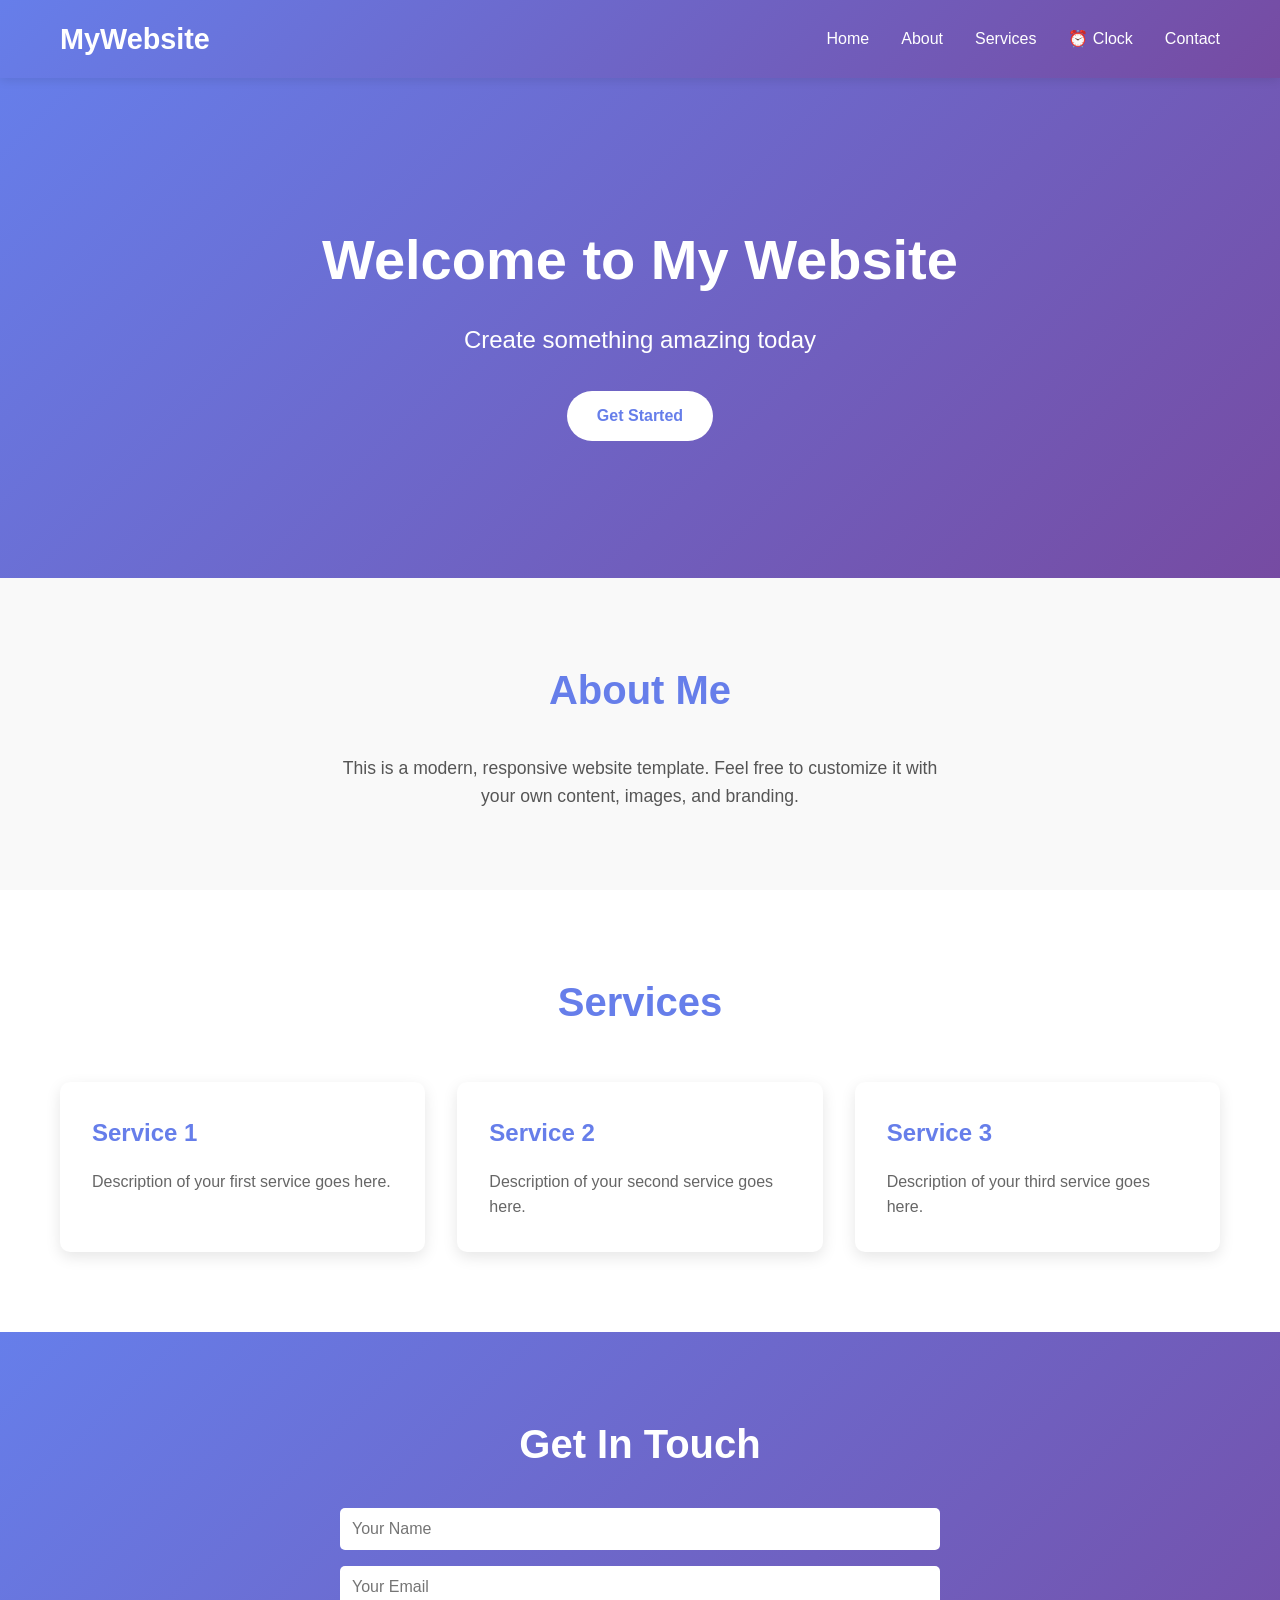
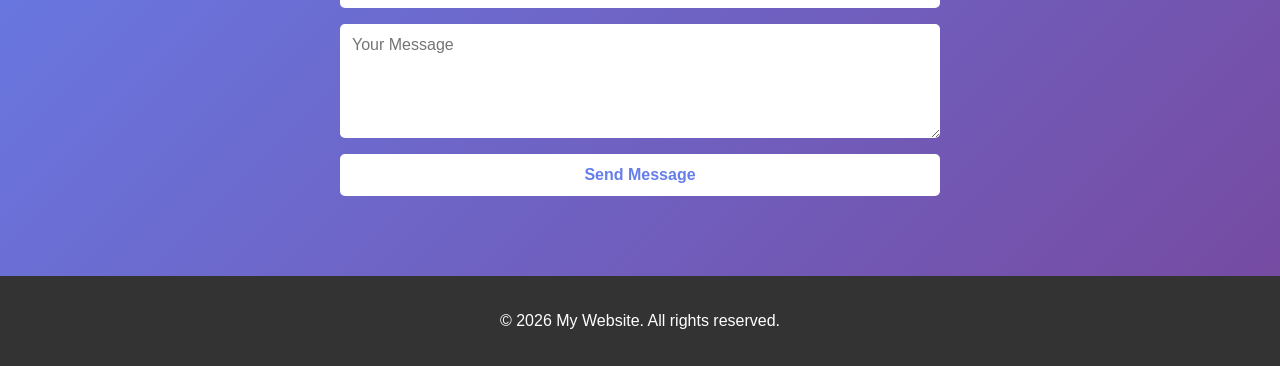
<file: index.html>
<!DOCTYPE html>
<html lang="en">
<head>
    <meta charset="UTF-8">
    <meta name="viewport" content="width=device-width, initial-scale=1.0">
    <title>Welcome to My Website</title>
    <link rel="stylesheet" href="style.css">
</head>
<body>
    <nav class="navbar">
        <div class="container">
            <div class="logo">MyWebsite</div>
            <ul class="nav-links">
                <li><a href="#home">Home</a></li>
                <li><a href="#about">About</a></li>
                <li><a href="#services">Services</a></li>
                <li><a href="clock.html">⏰ Clock</a></li>
                <li><a href="#contact">Contact</a></li>
            </ul>
        </div>
    </nav>

    <section id="home" class="hero">
        <div class="hero-content">
            <h1>Welcome to My Website</h1>
            <p>Create something amazing today</p>
            <a href="#contact" class="cta-button">Get Started</a>
        </div>
    </section>

    <section id="about" class="about">
        <div class="container">
            <h2>About Me</h2>
            <p>This is a modern, responsive website template. Feel free to customize it with your own content, images, and branding.</p>
        </div>
    </section>

    <section id="services" class="services">
        <div class="container">
            <h2>Services</h2>
            <div class="services-grid">
                <div class="service-card">
                    <h3>Service 1</h3>
                    <p>Description of your first service goes here.</p>
                </div>
                <div class="service-card">
                    <h3>Service 2</h3>
                    <p>Description of your second service goes here.</p>
                </div>
                <div class="service-card">
                    <h3>Service 3</h3>
                    <p>Description of your third service goes here.</p>
                </div>
            </div>
        </div>
    </section>

    <section id="contact" class="contact">
        <div class="container">
            <h2>Get In Touch</h2>
            <form class="contact-form">
                <input type="text" placeholder="Your Name" required>
                <input type="email" placeholder="Your Email" required>
                <textarea placeholder="Your Message" rows="5" required></textarea>
                <button type="submit">Send Message</button>
            </form>
        </div>
    </section>

    <footer class="footer">
        <div class="container">
            <p>&copy; 2026 My Website. All rights reserved.</p>
        </div>
    </footer>
</body>
</html>
</file>
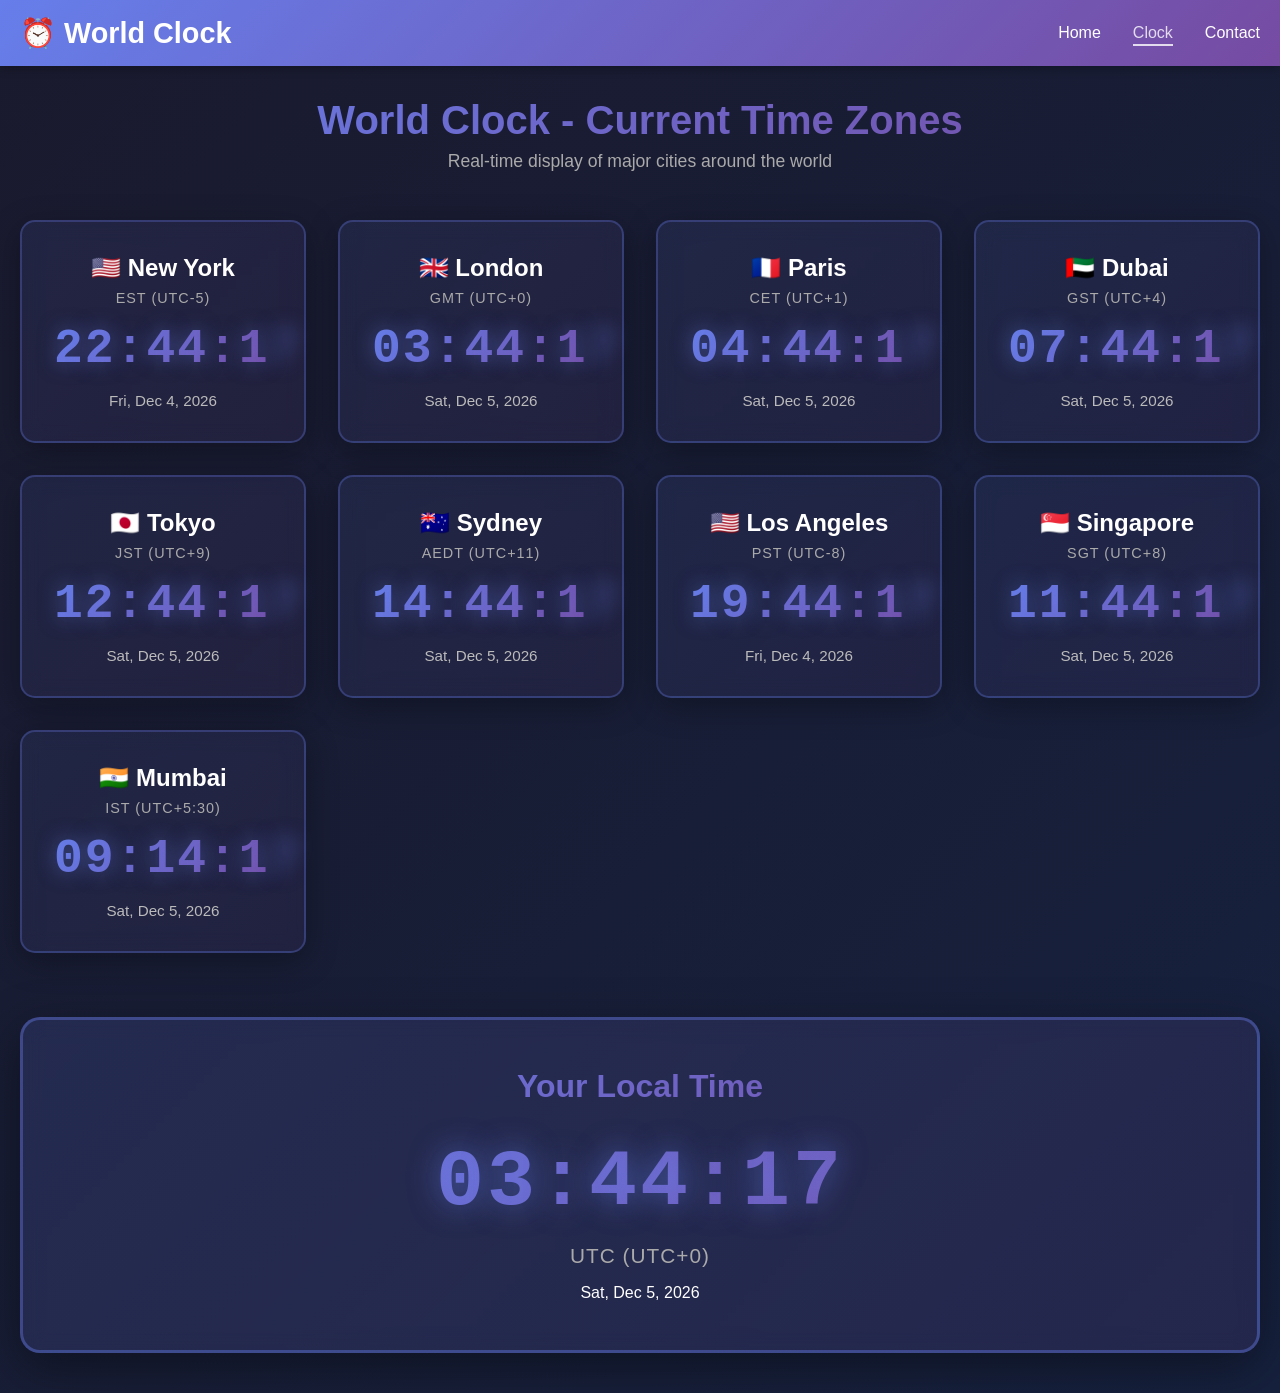
<file: clock.html>
<!DOCTYPE html>
<html lang="en">
<head>
    <meta charset="UTF-8">
    <meta name="viewport" content="width=device-width, initial-scale=1.0">
    <title>Multi-Timezone Digital Clock</title>
    <link rel="stylesheet" href="clock-style.css">
</head>
<body>
    <nav class="navbar">
        <div class="container">
            <div class="logo">⏰ World Clock</div>
            <ul class="nav-links">
                <li><a href="index.html">Home</a></li>
                <li><a href="clock.html" class="active">Clock</a></li>
                <li><a href="#contact">Contact</a></li>
            </ul>
        </div>
    </nav>

    <div class="container">
        <section class="clock-section">
            <h1>World Clock - Current Time Zones</h1>
            <p class="subtitle">Real-time display of major cities around the world</p>
            
            <div class="clocks-grid">
                <!-- New York -->
                <div class="clock-card">
                    <div class="city-name">🇺🇸 New York</div>
                    <div class="timezone">EST (UTC-5)</div>
                    <div class="digital-clock" id="ny-clock">00:00:00</div>
                    <div class="date" id="ny-date">Date</div>
                </div>

                <!-- London -->
                <div class="clock-card">
                    <div class="city-name">🇬🇧 London</div>
                    <div class="timezone">GMT (UTC+0)</div>
                    <div class="digital-clock" id="london-clock">00:00:00</div>
                    <div class="date" id="london-date">Date</div>
                </div>

                <!-- Paris -->
                <div class="clock-card">
                    <div class="city-name">🇫🇷 Paris</div>
                    <div class="timezone">CET (UTC+1)</div>
                    <div class="digital-clock" id="paris-clock">00:00:00</div>
                    <div class="date" id="paris-date">Date</div>
                </div>

                <!-- Dubai -->
                <div class="clock-card">
                    <div class="city-name">🇦🇪 Dubai</div>
                    <div class="timezone">GST (UTC+4)</div>
                    <div class="digital-clock" id="dubai-clock">00:00:00</div>
                    <div class="date" id="dubai-date">Date</div>
                </div>

                <!-- Tokyo -->
                <div class="clock-card">
                    <div class="city-name">🇯🇵 Tokyo</div>
                    <div class="timezone">JST (UTC+9)</div>
                    <div class="digital-clock" id="tokyo-clock">00:00:00</div>
                    <div class="date" id="tokyo-date">Date</div>
                </div>

                <!-- Sydney -->
                <div class="clock-card">
                    <div class="city-name">🇦🇺 Sydney</div>
                    <div class="timezone">AEDT (UTC+11)</div>
                    <div class="digital-clock" id="sydney-clock">00:00:00</div>
                    <div class="date" id="sydney-date">Date</div>
                </div>

                <!-- Los Angeles -->
                <div class="clock-card">
                    <div class="city-name">🇺🇸 Los Angeles</div>
                    <div class="timezone">PST (UTC-8)</div>
                    <div class="digital-clock" id="la-clock">00:00:00</div>
                    <div class="date" id="la-date">Date</div>
                </div>

                <!-- Singapore -->
                <div class="clock-card">
                    <div class="city-name">🇸🇬 Singapore</div>
                    <div class="timezone">SGT (UTC+8)</div>
                    <div class="digital-clock" id="singapore-clock">00:00:00</div>
                    <div class="date" id="singapore-date">Date</div>
                </div>

                <!-- Mumbai -->
                <div class="clock-card">
                    <div class="city-name">🇮🇳 Mumbai</div>
                    <div class="timezone">IST (UTC+5:30)</div>
                    <div class="digital-clock" id="mumbai-clock">00:00:00</div>
                    <div class="date" id="mumbai-date">Date</div>
                </div>
            </div>

            <!-- Your Local Time -->
            <div class="local-time-section">
                <h2>Your Local Time</h2>
                <div class="local-clock-display">
                    <div class="large-clock" id="local-clock">00:00:00</div>
                    <div class="local-timezone" id="local-timezone">Loading...</div>
                    <div class="local-date" id="local-date-display">Date</div>
                </div>
            </div>
        </section>
    </div>

    <script src="clock-script.js"></script>
</body>
</html>
</file>
<file: style.css>
* {
    margin: 0;
    padding: 0;
    box-sizing: border-box;
}

body {
    font-family: 'Segoe UI', Tahoma, Geneva, Verdana, sans-serif;
    line-height: 1.6;
    color: #333;
}

.container {
    max-width: 1200px;
    margin: 0 auto;
    padding: 0 20px;
}

/* Navbar */
.navbar {
    background: linear-gradient(135deg, #667eea 0%, #764ba2 100%);
    color: white;
    padding: 1rem 0;
    position: sticky;
    top: 0;
    z-index: 100;
    box-shadow: 0 2px 10px rgba(0,0,0,0.1);
}

.navbar .container {
    display: flex;
    justify-content: space-between;
    align-items: center;
}

.logo {
    font-size: 1.8rem;
    font-weight: bold;
}

.nav-links {
    display: flex;
    list-style: none;
    gap: 2rem;
}

.nav-links a {
    color: white;
    text-decoration: none;
    transition: opacity 0.3s;
}

.nav-links a:hover {
    opacity: 0.8;
}

/* Hero Section */
.hero {
    background: linear-gradient(135deg, #667eea 0%, #764ba2 100%);
    color: white;
    padding: 100px 20px;
    text-align: center;
    min-height: 500px;
    display: flex;
    align-items: center;
    justify-content: center;
}

.hero-content h1 {
    font-size: 3.5rem;
    margin-bottom: 1rem;
    animation: fadeInDown 0.8s ease;
}

.hero-content p {
    font-size: 1.5rem;
    margin-bottom: 2rem;
    animation: fadeInUp 0.8s ease;
}

.cta-button {
    display: inline-block;
    background: white;
    color: #667eea;
    padding: 12px 30px;
    border-radius: 50px;
    text-decoration: none;
    font-weight: bold;
    transition: transform 0.3s, box-shadow 0.3s;
}

.cta-button:hover {
    transform: translateY(-3px);
    box-shadow: 0 10px 20px rgba(0,0,0,0.2);
}

/* About Section */
.about {
    padding: 80px 20px;
    background: #f9f9f9;
    text-align: center;
}

.about h2 {
    font-size: 2.5rem;
    margin-bottom: 2rem;
    color: #667eea;
}

.about p {
    font-size: 1.1rem;
    max-width: 600px;
    margin: 0 auto;
    color: #555;
}

/* Services Section */
.services {
    padding: 80px 20px;
}

.services h2 {
    font-size: 2.5rem;
    text-align: center;
    margin-bottom: 3rem;
    color: #667eea;
}

.services-grid {
    display: grid;
    grid-template-columns: repeat(auto-fit, minmax(300px, 1fr));
    gap: 2rem;
}

.service-card {
    background: white;
    padding: 2rem;
    border-radius: 10px;
    box-shadow: 0 5px 15px rgba(0,0,0,0.1);
    transition: transform 0.3s, box-shadow 0.3s;
}

.service-card:hover {
    transform: translateY(-10px);
    box-shadow: 0 15px 30px rgba(0,0,0,0.2);
}

.service-card h3 {
    color: #667eea;
    margin-bottom: 1rem;
    font-size: 1.5rem;
}

.service-card p {
    color: #666;
}

/* Contact Section */
.contact {
    background: linear-gradient(135deg, #667eea 0%, #764ba2 100%);
    color: white;
    padding: 80px 20px;
    text-align: center;
}

.contact h2 {
    font-size: 2.5rem;
    margin-bottom: 2rem;
}

.contact-form {
    max-width: 600px;
    margin: 0 auto;
    display: flex;
    flex-direction: column;
    gap: 1rem;
}

.contact-form input,
.contact-form textarea {
    padding: 12px;
    border: none;
    border-radius: 5px;
    font-size: 1rem;
    font-family: inherit;
}

.contact-form button {
    background: white;
    color: #667eea;
    padding: 12px;
    border: none;
    border-radius: 5px;
    font-size: 1rem;
    font-weight: bold;
    cursor: pointer;
    transition: transform 0.3s, box-shadow 0.3s;
}

.contact-form button:hover {
    transform: scale(1.05);
    box-shadow: 0 5px 15px rgba(0,0,0,0.2);
}

/* Footer */
.footer {
    background: #333;
    color: white;
    text-align: center;
    padding: 2rem 0;
}

/* Animations */
@keyframes fadeInDown {
    from {
        opacity: 0;
        transform: translateY(-20px);
    }
    to {
        opacity: 1;
        transform: translateY(0);
    }
}

@keyframes fadeInUp {
    from {
        opacity: 0;
        transform: translateY(20px);
    }
    to {
        opacity: 1;
        transform: translateY(0);
    }
}

/* Responsive Design */
@media (max-width: 768px) {
    .hero-content h1 {
        font-size: 2rem;
    }

    .nav-links {
        gap: 1rem;
        font-size: 0.9rem;
    }

    .services-grid {
        grid-template-columns: 1fr;
    }
}
</file>
<file: clock-style.css>
/* Clock Styles */
* {
    margin: 0;
    padding: 0;
    box-sizing: border-box;
}

body {
    font-family: 'Segoe UI', Tahoma, Geneva, Verdana, sans-serif;
    background: linear-gradient(135deg, #1a1a2e 0%, #16213e 100%);
    color: #fff;
    min-height: 100vh;
    padding-bottom: 40px;
}

.container {
    max-width: 1400px;
    margin: 0 auto;
    padding: 0 20px;
}

/* Navbar */
.navbar {
    background: linear-gradient(135deg, #667eea 0%, #764ba2 100%);
    color: white;
    padding: 1rem 0;
    position: sticky;
    top: 0;
    z-index: 100;
    box-shadow: 0 2px 10px rgba(0,0,0,0.3);
    margin-bottom: 2rem;
}

.navbar .container {
    display: flex;
    justify-content: space-between;
    align-items: center;
}

.logo {
    font-size: 1.8rem;
    font-weight: bold;
}

.nav-links {
    display: flex;
    list-style: none;
    gap: 2rem;
}

.nav-links a {
    color: white;
    text-decoration: none;
    transition: opacity 0.3s;
}

.nav-links a:hover,
.nav-links a.active {
    opacity: 0.8;
    border-bottom: 2px solid white;
    padding-bottom: 0.2rem;
}

/* Clock Section */
.clock-section {
    animation: fadeIn 0.8s ease;
}

.clock-section h1 {
    text-align: center;
    font-size: 2.5rem;
    margin-bottom: 0.5rem;
    background: linear-gradient(135deg, #667eea 0%, #764ba2 100%);
    -webkit-background-clip: text;
    -webkit-text-fill-color: transparent;
    background-clip: text;
}

.subtitle {
    text-align: center;
    font-size: 1.1rem;
    color: #aaa;
    margin-bottom: 3rem;
}

/* Clocks Grid */
.clocks-grid {
    display: grid;
    grid-template-columns: repeat(auto-fit, minmax(280px, 1fr));
    gap: 2rem;
    margin-bottom: 4rem;
}

/* Clock Card */
.clock-card {
    background: linear-gradient(135deg, rgba(102, 126, 234, 0.1) 0%, rgba(118, 75, 162, 0.1) 100%);
    border: 2px solid rgba(102, 126, 234, 0.3);
    border-radius: 15px;
    padding: 2rem;
    text-align: center;
    transition: all 0.3s ease;
    backdrop-filter: blur(10px);
    box-shadow: 0 8px 32px rgba(0, 0, 0, 0.3);
}

.clock-card:hover {
    transform: translateY(-10px);
    border-color: rgba(102, 126, 234, 0.6);
    box-shadow: 0 15px 40px rgba(102, 126, 234, 0.3);
    background: linear-gradient(135deg, rgba(102, 126, 234, 0.2) 0%, rgba(118, 75, 162, 0.2) 100%);
}

.city-name {
    font-size: 1.5rem;
    font-weight: bold;
    margin-bottom: 0.5rem;
    color: #fff;
}

.timezone {
    font-size: 0.9rem;
    color: #aaa;
    margin-bottom: 1rem;
    text-transform: uppercase;
    letter-spacing: 1px;
}

.digital-clock {
    font-size: 3rem;
    font-weight: bold;
    font-family: 'Courier New', monospace;
    background: linear-gradient(135deg, #667eea 0%, #764ba2 100%);
    -webkit-background-clip: text;
    -webkit-text-fill-color: transparent;
    background-clip: text;
    margin: 1rem 0;
    letter-spacing: 2px;
    text-shadow: 0 0 20px rgba(102, 126, 234, 0.5);
}

.date {
    font-size: 0.95rem;
    color: #bbb;
    margin-top: 0.5rem;
}

/* Local Time Section */
.local-time-section {
    background: linear-gradient(135deg, rgba(102, 126, 234, 0.15) 0%, rgba(118, 75, 162, 0.15) 100%);
    border: 3px solid rgba(102, 126, 234, 0.4);
    border-radius: 20px;
    padding: 3rem;
    text-align: center;
    backdrop-filter: blur(10px);
    box-shadow: 0 15px 50px rgba(0, 0, 0, 0.4);
    margin-top: 3rem;
}

.local-time-section h2 {
    font-size: 2rem;
    margin-bottom: 2rem;
    background: linear-gradient(135deg, #667eea 0%, #764ba2 100%);
    -webkit-background-clip: text;
    -webkit-text-fill-color: transparent;
    background-clip: text;
}

.local-clock-display {
    animation: pulse 2s infinite;
}

.large-clock {
    font-size: 5rem;
    font-weight: bold;
    font-family: 'Courier New', monospace;
    background: linear-gradient(135deg, #667eea 0%, #764ba2 100%);
    -webkit-background-clip: text;
    -webkit-text-fill-color: transparent;
    background-clip: text;
    margin-bottom: 1rem;
    letter-spacing: 3px;
    text-shadow: 0 0 30px rgba(102, 126, 234, 0.6);
}

.local-timezone {
    font-size: 1.3rem;
    color: #aaa;
    margin-bottom: 1rem;
    text-transform: uppercase;
    letter-spacing: 1px;
}

.local-date-display {
    font-size: 1.2rem;
    color: #bbb;
}

/* Animations */
@keyframes fadeIn {
    from {
        opacity: 0;
        transform: translateY(20px);
    }
    to {
        opacity: 1;
        transform: translateY(0);
    }
}

@keyframes pulse {
    0%, 100% {
        opacity: 1;
    }
    50% {
        opacity: 0.9;
    }
}

/* Responsive Design */
@media (max-width: 768px) {
    .clock-section h1 {
        font-size: 1.8rem;
    }

    .subtitle {
        font-size: 0.95rem;
    }

    .clocks-grid {
        grid-template-columns: 1fr;
        gap: 1.5rem;
    }

    .digital-clock {
        font-size: 2.5rem;
    }

    .large-clock {
        font-size: 3.5rem;
    }

    .local-time-section {
        padding: 2rem;
    }

    .nav-links {
        gap: 1rem;
        font-size: 0.9rem;
    }
}

@media (max-width: 480px) {
    .clock-section h1 {
        font-size: 1.5rem;
    }

    .digital-clock {
        font-size: 2rem;
    }

    .large-clock {
        font-size: 2.5rem;
    }

    .city-name {
        font-size: 1.2rem;
    }
}
</file>
